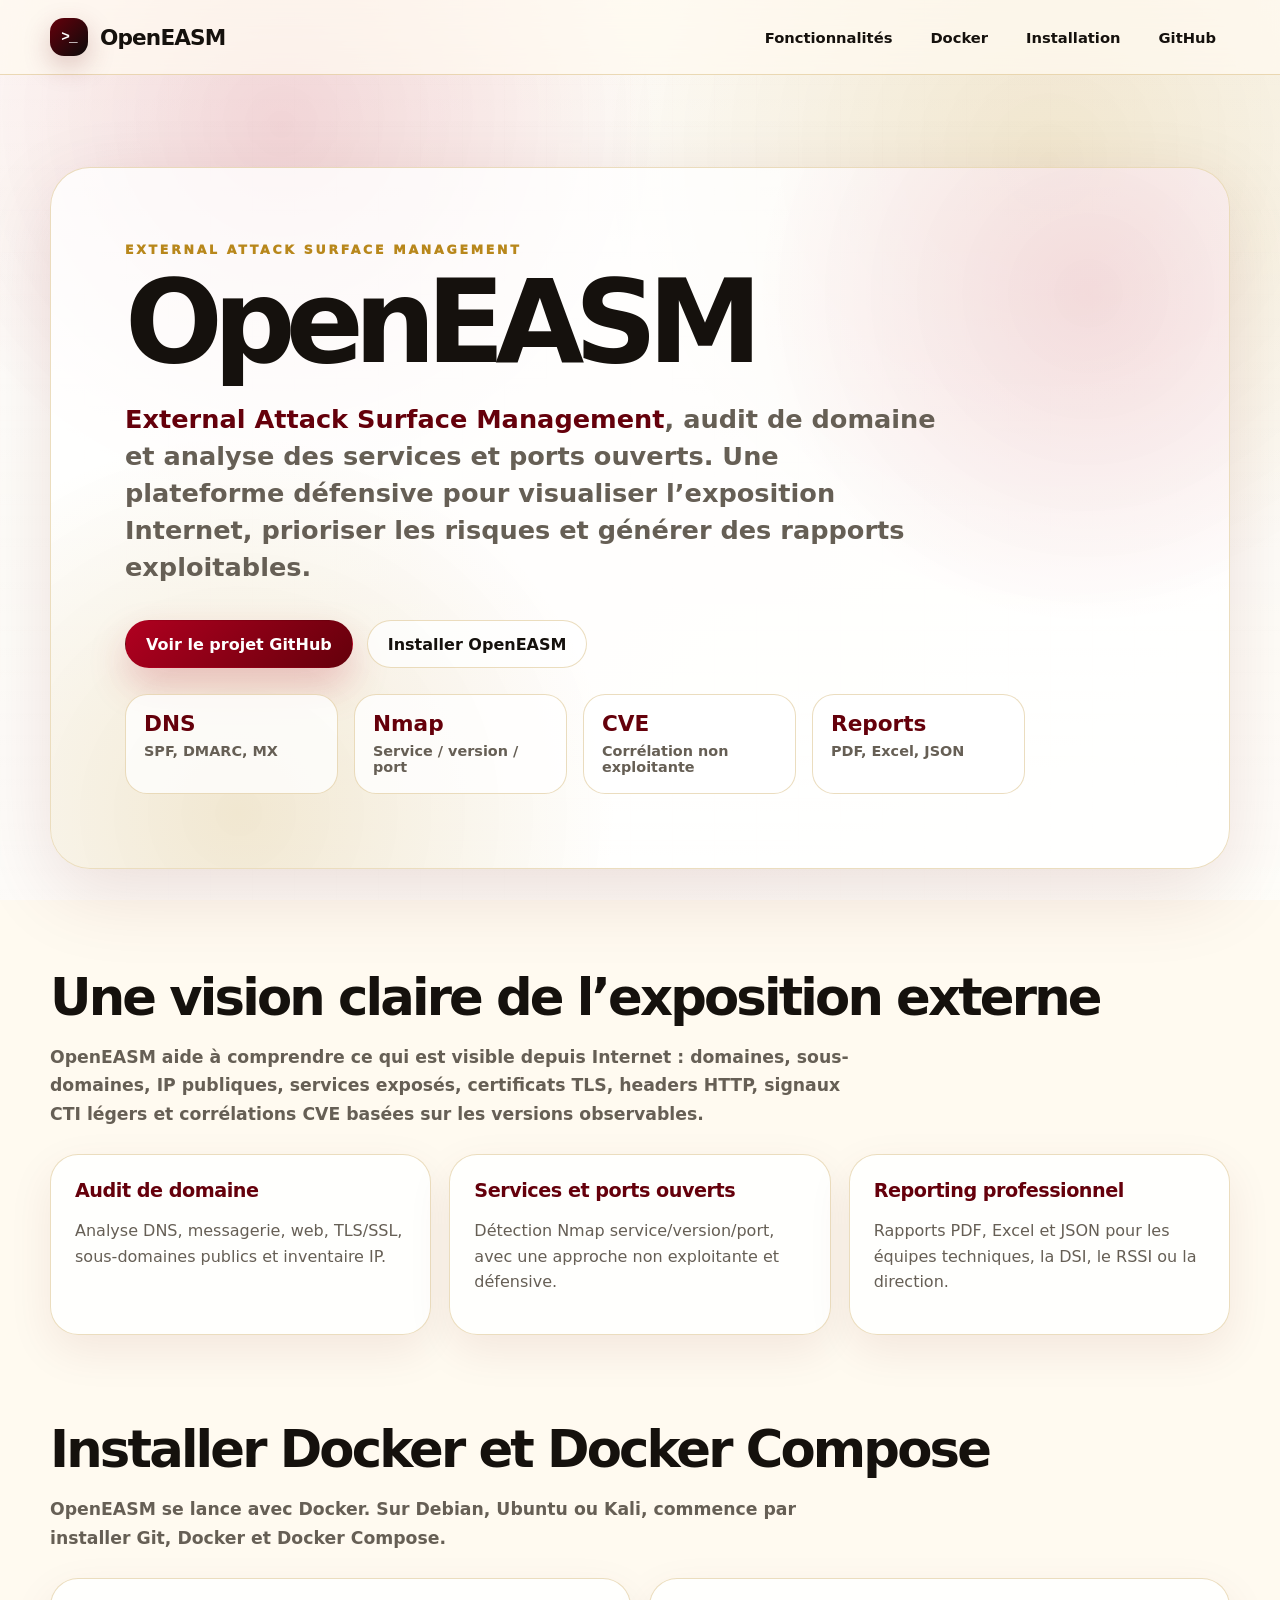
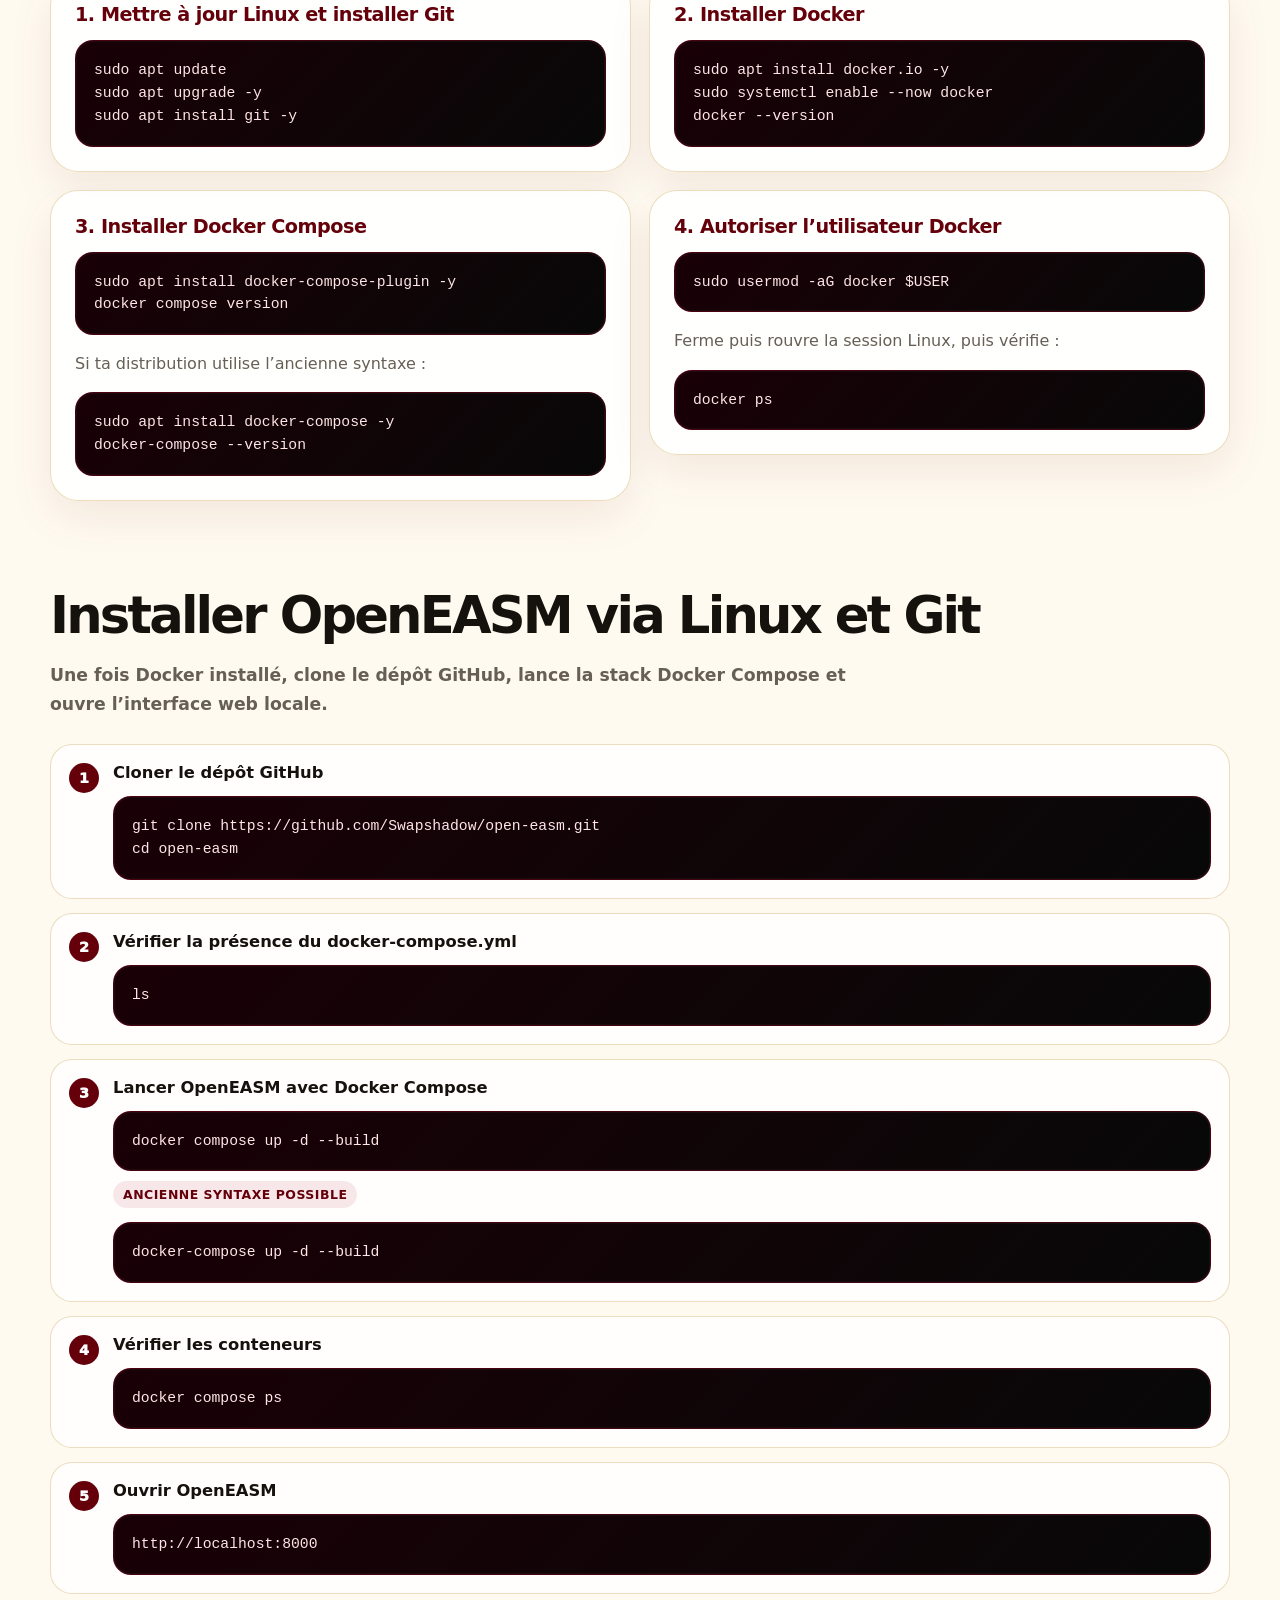
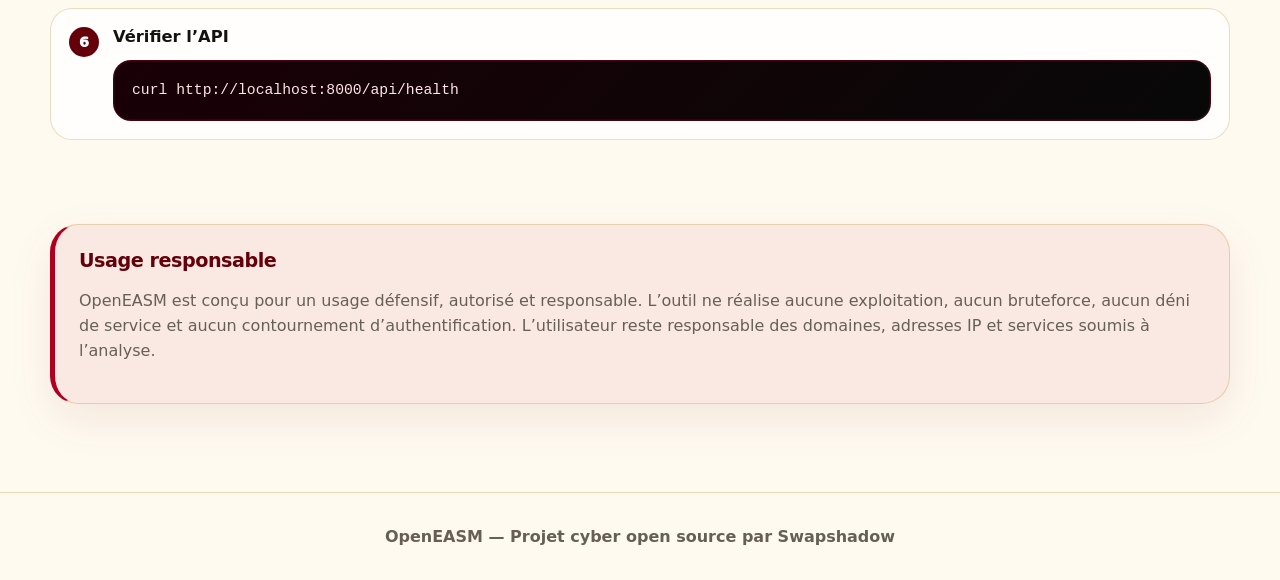
<file: docs/index.html>
<!DOCTYPE html>
<html lang="fr">
<head>
  <meta charset="UTF-8" />
  <meta name="viewport" content="width=device-width, initial-scale=1.0" />
  <meta name="description" content="OpenEASM Beta - External Attack Surface Management, audit de domaine, analyse des services et ports ouverts, rapports PDF Excel JSON." />
  <title>OpenEASM Beta - External Attack Surface Management</title>
  <style>
    :root {
      --bg: #fffaf0;
      --card: rgba(255, 255, 255, 0.86);
      --ink: #15110d;
      --muted: #665f55;
      --red: #b00020;
      --red-dark: #65000b;
      --gold: #b8871b;
      --gold-soft: #ffe5a8;
      --border: rgba(184, 135, 27, 0.28);
      --shadow: 0 24px 80px rgba(101, 0, 11, 0.12);
      --radius: 28px;
    }

    * {
      box-sizing: border-box;
    }

    html {
      scroll-behavior: smooth;
    }

    body {
      margin: 0;
      font-family: Inter, ui-sans-serif, system-ui, -apple-system, BlinkMacSystemFont, "Segoe UI", sans-serif;
      background: var(--bg);
      color: var(--ink);
      overflow-x: hidden;
    }

    #matrixCanvas {
      position: fixed;
      inset: 0;
      width: 100vw;
      height: 100vh;
      z-index: -3;
      background: linear-gradient(135deg, #fffdf7 0%, #f7efe0 52%, #fff8e8 100%);
    }

    .grid-overlay {
      position: fixed;
      inset: 0;
      pointer-events: none;
      z-index: -2;
      background:
        linear-gradient(rgba(101, 0, 11, 0.035) 1px, transparent 1px),
        linear-gradient(90deg, rgba(101, 0, 11, 0.035) 1px, transparent 1px);
      background-size: 42px 42px;
      mask-image: radial-gradient(circle at center, rgba(0,0,0,.75), rgba(0,0,0,.08));
    }

    .vignette {
      position: fixed;
      inset: 0;
      pointer-events: none;
      z-index: -1;
      background:
        radial-gradient(circle at 22% 14%, rgba(176, 0, 32, 0.16), transparent 30%),
        radial-gradient(circle at 82% 18%, rgba(184, 135, 27, 0.18), transparent 35%),
        linear-gradient(180deg, rgba(255,255,255,.56), rgba(255,255,255,.72));
    }

    .container {
      width: min(1180px, calc(100% - 40px));
      margin: 0 auto;
    }

    .topbar {
      position: sticky;
      top: 0;
      z-index: 10;
      backdrop-filter: blur(18px);
      background: rgba(255, 250, 240, 0.72);
      border-bottom: 1px solid var(--border);
    }

    .nav {
      display: flex;
      align-items: center;
      justify-content: space-between;
      gap: 18px;
      min-height: 74px;
    }

    .brand {
      display: flex;
      align-items: center;
      gap: 12px;
      font-weight: 900;
      letter-spacing: -0.04em;
      font-size: 1.35rem;
    }

    .brand-mark {
      width: 38px;
      height: 38px;
      border-radius: 14px;
      display: grid;
      place-items: center;
      color: white;
      background: linear-gradient(135deg, var(--red-dark), #0b0b0b);
      box-shadow: 0 10px 28px rgba(101, 0, 11, .22);
      font-family: ui-monospace, SFMono-Regular, Menlo, Consolas, monospace;
      font-size: .9rem;
    }

    .nav-links {
      display: flex;
      align-items: center;
      gap: 10px;
      flex-wrap: wrap;
      justify-content: flex-end;
    }

    .nav-links a {
      color: var(--ink);
      text-decoration: none;
      font-weight: 800;
      font-size: .92rem;
      padding: 10px 14px;
      border-radius: 999px;
    }

    .nav-links a:hover {
      background: rgba(184, 135, 27, 0.14);
    }

    .hero {
      padding: 92px 0 56px;
    }

    .hero-card {
      position: relative;
      overflow: hidden;
      padding: clamp(34px, 6vw, 74px);
      border-radius: calc(var(--radius) + 12px);
      background: rgba(255, 255, 255, 0.78);
      border: 1px solid var(--border);
      box-shadow: var(--shadow);
    }

    .hero-card::before {
      content: "";
      position: absolute;
      inset: -1px;
      pointer-events: none;
      background:
        radial-gradient(circle at 88% 18%, rgba(176,0,32,.13), transparent 28%),
        radial-gradient(circle at 16% 92%, rgba(184,135,27,.20), transparent 32%);
    }

    .hero-content {
      position: relative;
      max-width: 900px;
    }

    .eyebrow {
      margin: 0 0 14px;
      color: var(--gold);
      text-transform: uppercase;
      letter-spacing: .22em;
      font-weight: 950;
      font-size: .78rem;
    }

    h1 {
      margin: 0;
      font-size: clamp(3.4rem, 9vw, 8rem);
      line-height: .9;
      letter-spacing: -0.085em;
      color: var(--ink);
    }

    .subtitle {
      max-width: 820px;
      margin: 26px 0 0;
      color: var(--muted);
      font-size: clamp(1.25rem, 2vw, 1.7rem);
      line-height: 1.45;
      font-weight: 650;
    }

    .subtitle strong {
      color: var(--red-dark);
    }

    .hero-actions {
      display: flex;
      flex-wrap: wrap;
      gap: 14px;
      margin-top: 34px;
    }

    .btn {
      display: inline-flex;
      align-items: center;
      justify-content: center;
      gap: 10px;
      min-height: 48px;
      padding: 0 20px;
      border-radius: 999px;
      font-weight: 900;
      text-decoration: none;
      border: 1px solid transparent;
      transition: transform .2s ease, box-shadow .2s ease, background .2s ease;
    }

    .btn:hover {
      transform: translateY(-2px);
    }

    .btn-primary {
      color: #fff;
      background: linear-gradient(135deg, var(--red), var(--red-dark));
      box-shadow: 0 18px 38px rgba(176, 0, 32, .22);
    }

    .btn-secondary {
      color: var(--ink);
      background: rgba(255, 255, 255, .74);
      border-color: var(--border);
    }

    .stats {
      display: grid;
      grid-template-columns: repeat(4, minmax(0, 1fr));
      gap: 16px;
      margin-top: 26px;
    }

    .stat {
      padding: 18px;
      border-radius: 22px;
      background: rgba(255, 255, 255, 0.78);
      border: 1px solid var(--border);
    }

    .stat b {
      display: block;
      color: var(--red-dark);
      font-size: 1.35rem;
      line-height: 1;
    }

    .stat span {
      display: block;
      margin-top: 8px;
      color: var(--muted);
      font-weight: 750;
      font-size: .9rem;
    }

    section {
      padding: 42px 0;
    }

    .section-title {
      margin: 0 0 16px;
      font-size: clamp(2rem, 4vw, 3.25rem);
      letter-spacing: -0.055em;
    }

    .section-lead {
      max-width: 820px;
      margin: 0 0 26px;
      color: var(--muted);
      font-size: 1.08rem;
      line-height: 1.65;
      font-weight: 560;
    }

    .cards {
      display: grid;
      grid-template-columns: repeat(3, minmax(0, 1fr));
      gap: 18px;
    }

    .card {
      background: var(--card);
      border: 1px solid var(--border);
      border-radius: var(--radius);
      padding: 24px;
      box-shadow: 0 16px 45px rgba(101, 0, 11, .08);
    }

    .card h3 {
      margin: 0 0 12px;
      color: var(--red-dark);
      letter-spacing: -0.025em;
      font-size: 1.2rem;
    }

    .card p, .card li {
      color: var(--muted);
      line-height: 1.58;
      font-weight: 540;
    }

    .install-grid {
      display: grid;
      grid-template-columns: 1fr 1fr;
      gap: 18px;
      align-items: start;
    }

    .step-list {
      counter-reset: step;
      display: grid;
      gap: 14px;
    }

    .step {
      position: relative;
      padding: 18px 18px 18px 62px;
      border-radius: 22px;
      background: rgba(255,255,255,.82);
      border: 1px solid var(--border);
    }

    .step::before {
      counter-increment: step;
      content: counter(step);
      position: absolute;
      left: 18px;
      top: 18px;
      width: 30px;
      height: 30px;
      display: grid;
      place-items: center;
      border-radius: 999px;
      color: white;
      background: var(--red-dark);
      font-weight: 950;
      font-size: .9rem;
    }

    .step strong {
      display: block;
      margin-bottom: 6px;
      color: var(--ink);
      font-size: 1.02rem;
    }

    pre {
      position: relative;
      margin: 14px 0 0;
      padding: 18px;
      overflow-x: auto;
      border-radius: 18px;
      color: #ffe5e5;
      background: linear-gradient(135deg, #190006, #080808);
      border: 1px solid rgba(176, 0, 32, .32);
      box-shadow: inset 0 0 0 1px rgba(255,255,255,.04);
      white-space: pre-wrap;
    }

    code {
      font-family: ui-monospace, SFMono-Regular, Menlo, Consolas, "Liberation Mono", monospace;
      font-size: .92rem;
      line-height: 1.55;
    }

    .terminal-label {
      display: inline-flex;
      margin-top: 10px;
      padding: 6px 10px;
      border-radius: 999px;
      background: rgba(176,0,32,.09);
      color: var(--red-dark);
      font-size: .78rem;
      font-weight: 900;
      letter-spacing: .04em;
      text-transform: uppercase;
    }

    .warning {
      border-left: 5px solid var(--red);
      background: rgba(176, 0, 32, 0.065);
    }

    footer {
      margin-top: 46px;
      padding: 34px 0;
      border-top: 1px solid var(--border);
      color: var(--muted);
      text-align: center;
      font-weight: 700;
    }

    @media (max-width: 900px) {
      .nav {
        align-items: flex-start;
        flex-direction: column;
        padding: 16px 0;
      }

      .cards, .install-grid, .stats {
        grid-template-columns: 1fr;
      }

      .hero {
        padding-top: 42px;
      }
    }
  </style>
</head>
<body>
  <canvas id="matrixCanvas" aria-hidden="true"></canvas>
  <div class="grid-overlay" aria-hidden="true"></div>
  <div class="vignette" aria-hidden="true"></div>

  <header class="topbar">
    <div class="container nav">
      <div class="brand"><span class="brand-mark">&gt;_</span> OpenEASM</div>
      <nav class="nav-links" aria-label="Navigation principale">
        <a href="#features">Fonctionnalités</a>
        <a href="#docker">Docker</a>
        <a href="#install">Installation</a>
        <a href="https://github.com/Swapshadow/open-easm">GitHub</a>
      </nav>
    </div>
  </header>

  <main>
    <section class="hero">
      <div class="container">
        <div class="hero-card">
          <div class="hero-content">
            <p class="eyebrow">External Attack Surface Management</p>
            <h1>OpenEASM</h1>
            <p class="subtitle">
              <strong>External Attack Surface Management</strong>, audit de domaine et analyse des services et ports ouverts.
              Une plateforme défensive pour visualiser l’exposition Internet, prioriser les risques et générer des rapports exploitables.
            </p>
            <div class="hero-actions">
              <a class="btn btn-primary" href="https://github.com/Swapshadow/open-easm">Voir le projet GitHub</a>
              <a class="btn btn-secondary" href="#install">Installer OpenEASM</a>
            </div>
            <div class="stats" aria-label="Points forts OpenEASM">
              <div class="stat"><b>DNS</b><span>SPF, DMARC, MX</span></div>
              <div class="stat"><b>Nmap</b><span>Service / version / port</span></div>
              <div class="stat"><b>CVE</b><span>Corrélation non exploitante</span></div>
              <div class="stat"><b>Reports</b><span>PDF, Excel, JSON</span></div>
            </div>
          </div>
        </div>
      </div>
    </section>

    <section id="features">
      <div class="container">
        <h2 class="section-title">Une vision claire de l’exposition externe</h2>
        <p class="section-lead">
          OpenEASM aide à comprendre ce qui est visible depuis Internet : domaines, sous-domaines, IP publiques,
          services exposés, certificats TLS, headers HTTP, signaux CTI légers et corrélations CVE basées sur les versions observables.
        </p>
        <div class="cards">
          <article class="card">
            <h3>Audit de domaine</h3>
            <p>Analyse DNS, messagerie, web, TLS/SSL, sous-domaines publics et inventaire IP.</p>
          </article>
          <article class="card">
            <h3>Services et ports ouverts</h3>
            <p>Détection Nmap service/version/port, avec une approche non exploitante et défensive.</p>
          </article>
          <article class="card">
            <h3>Reporting professionnel</h3>
            <p>Rapports PDF, Excel et JSON pour les équipes techniques, la DSI, le RSSI ou la direction.</p>
          </article>
        </div>
      </div>
    </section>

    <section id="docker">
      <div class="container">
        <h2 class="section-title">Installer Docker et Docker Compose</h2>
        <p class="section-lead">
          OpenEASM se lance avec Docker. Sur Debian, Ubuntu ou Kali, commence par installer Git, Docker et Docker Compose.
        </p>
        <div class="install-grid">
          <article class="card">
            <h3>1. Mettre à jour Linux et installer Git</h3>
            <pre><code>sudo apt update
sudo apt upgrade -y
sudo apt install git -y</code></pre>
          </article>
          <article class="card">
            <h3>2. Installer Docker</h3>
            <pre><code>sudo apt install docker.io -y
sudo systemctl enable --now docker
docker --version</code></pre>
          </article>
          <article class="card">
            <h3>3. Installer Docker Compose</h3>
            <pre><code>sudo apt install docker-compose-plugin -y
docker compose version</code></pre>
            <p>Si ta distribution utilise l’ancienne syntaxe :</p>
            <pre><code>sudo apt install docker-compose -y
docker-compose --version</code></pre>
          </article>
          <article class="card">
            <h3>4. Autoriser l’utilisateur Docker</h3>
            <pre><code>sudo usermod -aG docker $USER</code></pre>
            <p>Ferme puis rouvre la session Linux, puis vérifie :</p>
            <pre><code>docker ps</code></pre>
          </article>
        </div>
      </div>
    </section>

    <section id="install">
      <div class="container">
        <h2 class="section-title">Installer OpenEASM via Linux et Git</h2>
        <p class="section-lead">
          Une fois Docker installé, clone le dépôt GitHub, lance la stack Docker Compose et ouvre l’interface web locale.
        </p>
        <div class="step-list">
          <div class="step">
            <strong>Cloner le dépôt GitHub</strong>
            <pre><code>git clone https://github.com/Swapshadow/open-easm.git
cd open-easm</code></pre>
          </div>
          <div class="step">
            <strong>Vérifier la présence du docker-compose.yml</strong>
            <pre><code>ls</code></pre>
          </div>
          <div class="step">
            <strong>Lancer OpenEASM avec Docker Compose</strong>
            <pre><code>docker compose up -d --build</code></pre>
            <span class="terminal-label">Ancienne syntaxe possible</span>
            <pre><code>docker-compose up -d --build</code></pre>
          </div>
          <div class="step">
            <strong>Vérifier les conteneurs</strong>
            <pre><code>docker compose ps</code></pre>
          </div>
          <div class="step">
            <strong>Ouvrir OpenEASM</strong>
            <pre><code>http://localhost:8000</code></pre>
          </div>
          <div class="step">
            <strong>Vérifier l’API</strong>
            <pre><code>curl http://localhost:8000/api/health</code></pre>
          </div>
        </div>
      </div>
    </section>

    <section>
      <div class="container">
        <div class="card warning">
          <h3>Usage responsable</h3>
          <p>
            OpenEASM est conçu pour un usage défensif, autorisé et responsable. L’outil ne réalise aucune exploitation,
            aucun bruteforce, aucun déni de service et aucun contournement d’authentification. L’utilisateur reste responsable
            des domaines, adresses IP et services soumis à l’analyse.
          </p>
        </div>
      </div>
    </section>
  </main>

  <footer>
    <div class="container">OpenEASM — Projet cyber open source par Swapshadow</div>
  </footer>

  <script>
    (function () {
      const canvas = document.getElementById('matrixCanvas');
      const ctx = canvas.getContext('2d');
      const chars = ['0', '1'];
      let width = 0;
      let height = 0;
      let columns = 0;
      let drops = [];
      const fontSize = 17;

      function resize() {
        const ratio = Math.min(window.devicePixelRatio || 1, 2);
        width = window.innerWidth;
        height = window.innerHeight;
        canvas.width = Math.floor(width * ratio);
        canvas.height = Math.floor(height * ratio);
        canvas.style.width = width + 'px';
        canvas.style.height = height + 'px';
        ctx.setTransform(ratio, 0, 0, ratio, 0, 0);
        columns = Math.ceil(width / fontSize);
        drops = Array.from({ length: columns }, () => Math.random() * -height / fontSize);
      }

      function draw() {
        ctx.fillStyle = 'rgba(255, 250, 240, 0.12)';
        ctx.fillRect(0, 0, width, height);
        ctx.font = fontSize + 'px ui-monospace, SFMono-Regular, Menlo, Consolas, monospace';

        for (let i = 0; i < drops.length; i++) {
          const text = chars[Math.floor(Math.random() * chars.length)];
          const x = i * fontSize;
          const y = drops[i] * fontSize;
          ctx.fillStyle = Math.random() > 0.94 ? 'rgba(101, 0, 11, 0.45)' : 'rgba(176, 0, 32, 0.20)';
          ctx.fillText(text, x, y);

          if (y > height + Math.random() * 1200) {
            drops[i] = Math.random() * -80;
          }
          drops[i] += 0.32 + Math.random() * 0.38;
        }

        requestAnimationFrame(draw);
      }

      window.addEventListener('resize', resize, { passive: true });
      resize();
      draw();
    })();
  </script>
</body>
</html>
</file>
